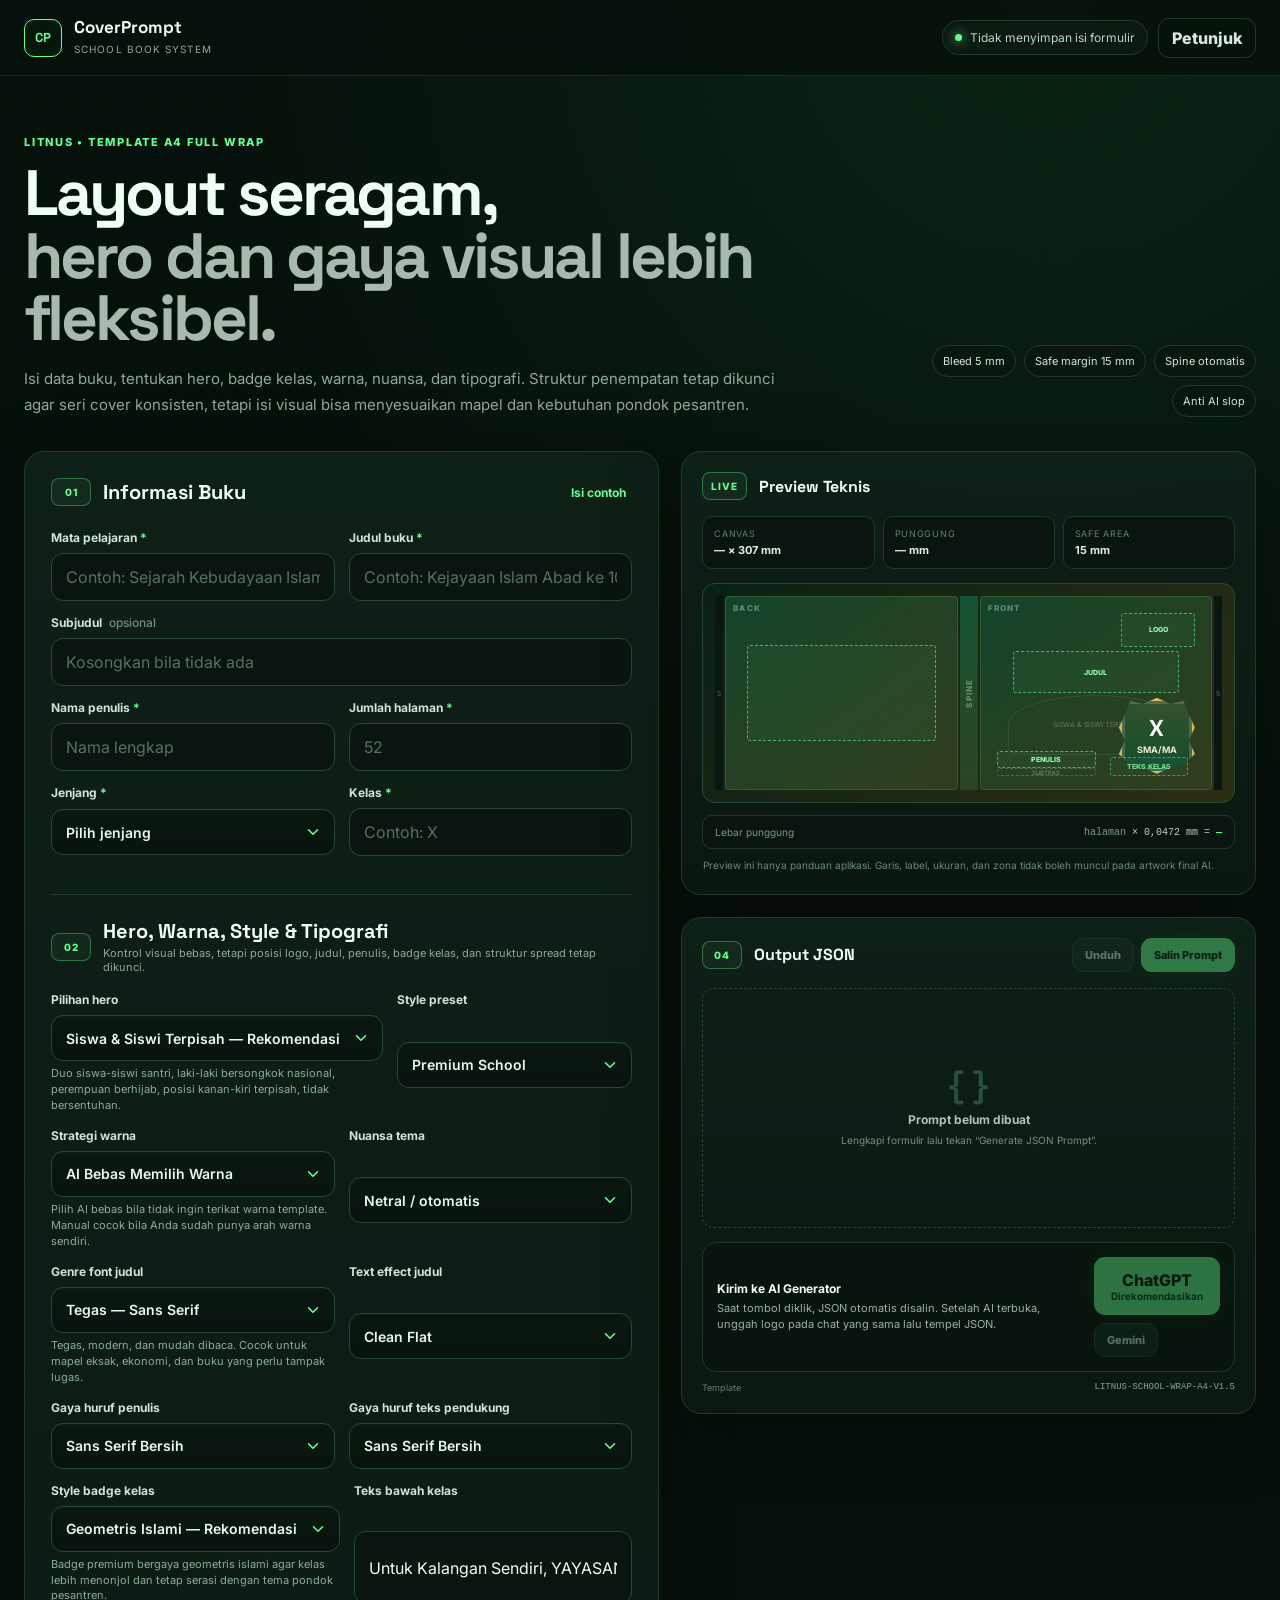
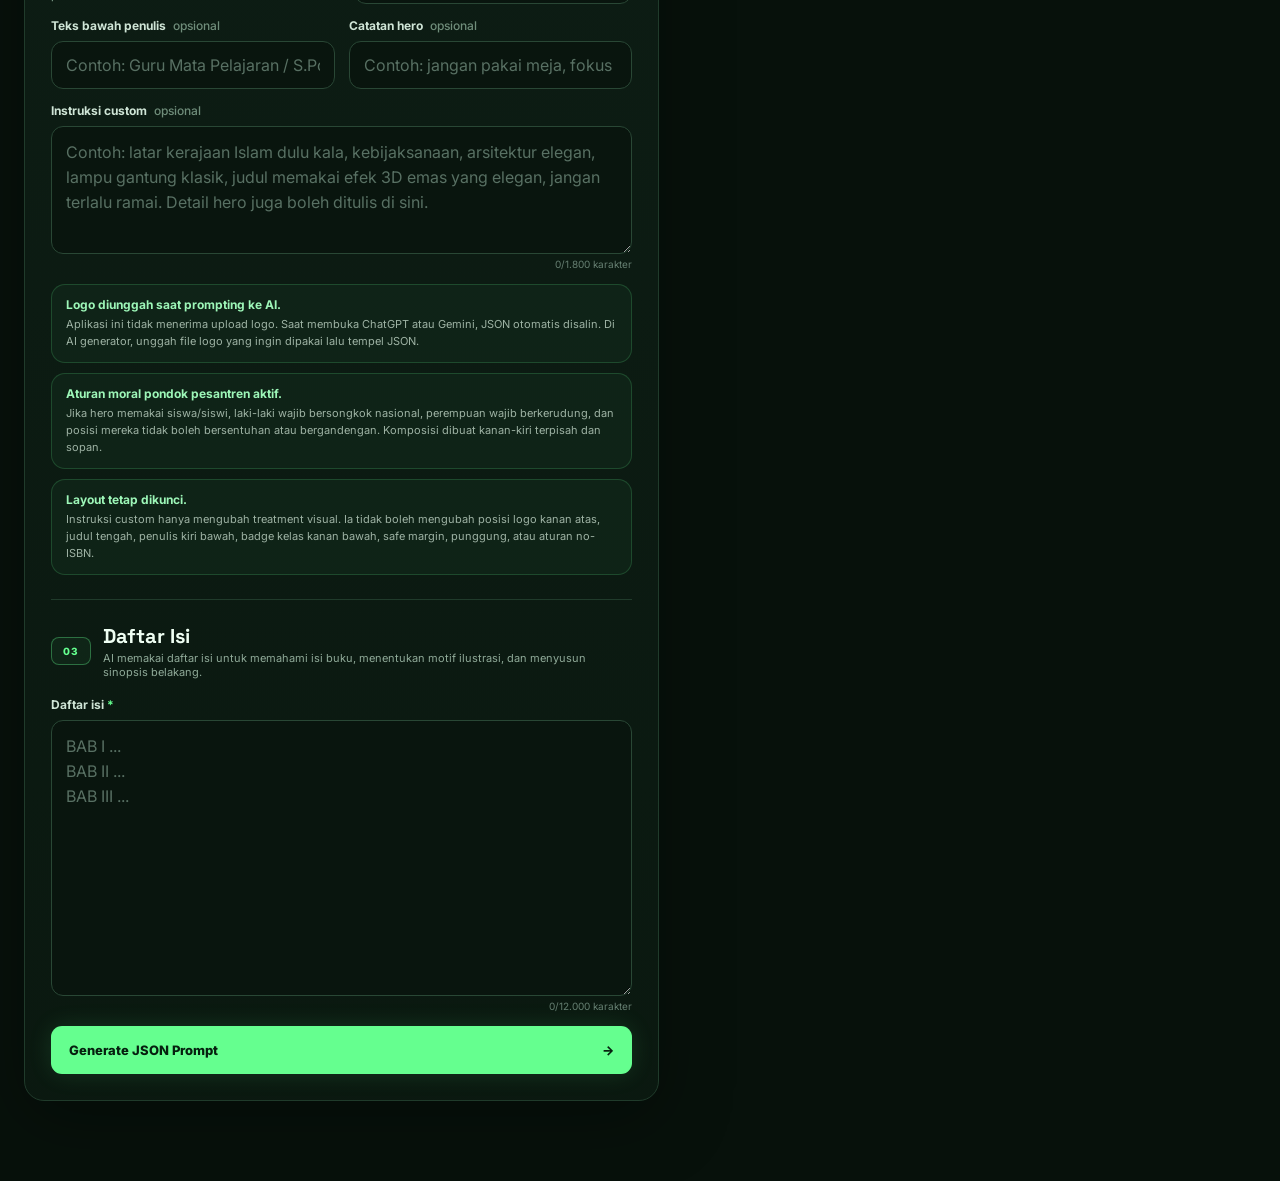
<file: index.html>
<!doctype html>
<html lang="id">
<head>
  <meta charset="utf-8" />
  <meta name="viewport" content="width=device-width, initial-scale=1" />
  <meta name="theme-color" content="#07110b" />
  <meta name="description" content="Generator JSON prompt cover buku sekolah A4 full-wrap yang konsisten, modular, dan siap dipakai di ChatGPT atau Gemini." />
  <title>CoverPrompt — Generator Cover Buku Sekolah</title>
  <link rel="preconnect" href="https://fonts.googleapis.com" />
  <link rel="preconnect" href="https://fonts.gstatic.com" crossorigin />
  <link href="https://fonts.googleapis.com/css2?family=Inter:wght@400;500;600;700;800&family=Space+Grotesk:wght@600;700&display=swap" rel="stylesheet" />
  <link rel="stylesheet" href="/styles.css" />
</head>
<body>
  <div class="bg-grid" aria-hidden="true"></div>
  <header class="topbar">
    <a class="brand" href="#top"><span class="brand-mark">CP</span><span><strong>CoverPrompt</strong><small>School Book System</small></span></a>
    <div class="top-actions">
      <span class="privacy-pill"><span class="dot"></span>Tidak menyimpan isi formulir</span>
      <button class="btn btn-ghost" id="helpBtn" type="button">Petunjuk</button>
    </div>
  </header>

  <main id="top" class="shell">
    <section class="hero-copy">
      <div>
        <span class="eyebrow">LITNUS • TEMPLATE A4 FULL WRAP</span>
        <h1>Layout seragam,<br><span>hero dan gaya visual lebih fleksibel.</span></h1>
        <p>Isi data buku, tentukan hero, badge kelas, warna, nuansa, dan tipografi. Struktur penempatan tetap dikunci agar seri cover konsisten, tetapi isi visual bisa menyesuaikan mapel dan kebutuhan pondok pesantren.</p>
      </div>
      <div class="hero-badges"><span>Bleed 5 mm</span><span>Safe margin 15 mm</span><span>Spine otomatis</span><span>Anti AI slop</span></div>
    </section>

    <div class="workspace">
      <section class="panel form-panel">
        <div class="panel-head"><div><span class="step">01</span><h2>Informasi Buku</h2></div><button class="text-btn" id="sampleBtn" type="button">Isi contoh</button></div>
        <form id="coverForm" novalidate>
          <div class="form-grid two">
            <label class="field"><span>Mata pelajaran <b>*</b></span><input name="subject" id="subject" placeholder="Contoh: Sejarah Kebudayaan Islam" required maxlength="120" /></label>
            <label class="field"><span>Judul buku <b>*</b></span><input name="title" id="title" placeholder="Contoh: Kejayaan Islam Abad ke 10" required maxlength="180" /></label>
          </div>
          <label class="field"><span>Subjudul <em>opsional</em></span><input name="subtitle" id="subtitle" placeholder="Kosongkan bila tidak ada" maxlength="220" /></label>
          <div class="form-grid two">
            <label class="field"><span>Nama penulis <b>*</b></span><input name="author" id="author" placeholder="Nama lengkap" required maxlength="220" /></label>
            <label class="field"><span>Jumlah halaman <b>*</b></span><input name="pages" id="pages" type="number" min="1" max="3000" step="1" placeholder="52" required /></label>
          </div>
          <div class="form-grid two">
            <label class="field"><span>Jenjang <b>*</b></span><div class="select-wrap"><select name="level" id="level" required><option value="">Pilih jenjang</option><option>SD/MI</option><option>SMP/MTs</option><option>SMA/MA</option><option>SMK/MAK</option><option value="Lainnya">Lainnya</option></select></div></label>
            <label class="field"><span>Kelas <b>*</b></span><input name="className" id="className" placeholder="Contoh: X" required maxlength="30" /></label>
          </div>

          <div class="divider"></div>
          <div class="section-title"><span class="step">02</span><div><h3>Hero, Warna, Style & Tipografi</h3><p>Kontrol visual bebas, tetapi posisi logo, judul, penulis, badge kelas, dan struktur spread tetap dikunci.</p></div></div>

          <div class="form-grid two">
            <label class="field"><span>Pilihan hero</span><div class="select-wrap"><select name="heroPreset" id="heroPreset"><option value="students_duo">Siswa & Siswi Terpisah — Rekomendasi</option><option value="student_boy_only">Siswa Laki-Laki Saja</option><option value="student_girl_only">Siswi Perempuan Saja</option><option value="students_plus_objects">Siswa + Objek Materi</option><option value="object_focus">Objek / Aktivitas Materi Utama</option><option value="historical_scene">Tokoh / Adegan Kontekstual Materi</option></select></div><small class="field-help" id="heroHelp">Duo siswa-siswi santri, laki-laki bersongkok nasional, perempuan berhijab, posisi kanan-kiri terpisah, tidak bersentuhan.</small></label>
            <label class="field"><span>Style preset</span><div class="select-wrap"><select name="stylePreset" id="stylePreset"><option value="premium_school">Premium School</option><option value="modern_islamic">Modern Islamic</option><option value="academic_clean">Academic Clean</option><option value="cinematic_education">Cinematic Educational</option><option value="soft_illustrated">Soft Illustrated</option></select></div></label>
          </div>

          <div class="form-grid two">
            <label class="field"><span>Strategi warna</span><div class="select-wrap"><select name="colorMode" id="colorMode"><option value="auto">AI Bebas Memilih Warna</option><option value="manual">Manual Primary + Accent</option></select></div><small class="field-help">Pilih AI bebas bila tidak ingin terikat warna template. Manual cocok bila Anda sudah punya arah warna sendiri.</small></label>
            <label class="field"><span>Nuansa tema</span><div class="select-wrap"><select name="moodPreset" id="moodPreset"><option value="none">Netral / otomatis</option><option value="cinta_indonesia">Cinta Indonesia</option><option value="islami_prestasi">Islami & Prestasi</option><option value="akademik_elegan">Akademik Elegan</option><option value="hangat_asrama">Hangat Asrama</option><option value="sejarah_kejayaan">Sejarah Kejayaan</option></select></div></label>
          </div>

          <div class="form-grid two color-grid" id="colorFields">
            <label class="field"><span>Primary color</span><div class="color-control"><input type="color" id="primaryColor" name="primaryColor" value="#0F5132" /><input type="text" id="primaryHex" value="#0F5132" maxlength="7" aria-label="Primary hex" /></div></label>
            <label class="field"><span>Secondary / accent</span><div class="color-control"><input type="color" id="secondaryColor" name="secondaryColor" value="#D4AF37" /><input type="text" id="secondaryHex" value="#D4AF37" maxlength="7" aria-label="Secondary hex" /></div></label>
          </div>

          <div class="form-grid two">
            <label class="field"><span>Genre font judul</span><div class="select-wrap"><select name="fontGenre" id="fontGenre"><option value="tegas_sans">Tegas — Sans Serif</option><option value="elegan_serif">Elegan — Serif</option><option value="klasik_akademik">Klasik Akademik — Slab/Serif</option><option value="islami_arabic_latin">Islami — Arabic-Inspired Latin</option><option value="modern_premium">Modern Premium — Sans/Modern Serif</option><option value="friendly_rounded">Ramah — Rounded Sans</option><option value="formal_resmi">Formal Resmi — Formal Serif/Sans</option></select></div><small class="field-help" id="fontGenreHelp">Tegas, modern, dan mudah dibaca. Cocok untuk mapel eksak dan ekonomi.</small></label>
            <label class="field"><span>Text effect judul</span><div class="select-wrap"><select name="titleTextEffect" id="titleTextEffect"><option value="clean_flat">Clean Flat</option><option value="soft_emboss">Soft Emboss</option><option value="gold_3d">3D Gold</option><option value="glass_3d">3D Glass</option><option value="bold_outline">Bold Outline</option></select></div></label>
          </div>

          <div class="form-grid two">
            <label class="field"><span>Gaya huruf penulis</span><div class="select-wrap"><select name="authorFontGenre" id="authorFontGenre"><option value="sans_clean">Sans Serif Bersih</option><option value="serif_elegan">Serif Elegan</option><option value="slab_tegas">Slab Serif Tegas</option><option value="humanist_sans">Humanist Sans</option><option value="islami_halus">Islami Halus</option></select></div></label>
            <label class="field"><span>Gaya huruf teks pendukung</span><div class="select-wrap"><select name="supportingFontGenre" id="supportingFontGenre"><option value="sans_clean">Sans Serif Bersih</option><option value="serif_elegan">Serif Elegan</option><option value="slab_tegas">Slab Serif Tegas</option><option value="humanist_sans">Humanist Sans</option><option value="islami_halus">Islami Halus</option></select></div></label>
          </div>

          <div class="form-grid two">
            <label class="field"><span>Style badge kelas</span><div class="select-wrap"><select name="badgeStyle" id="badgeStyle"><option value="geometric_islamic">Geometris Islami — Rekomendasi</option><option value="circle_medallion">Lingkaran Medallion</option><option value="mosque_dome">Kubah Masjid</option><option value="shield_academic">Perisai Akademik</option><option value="star_eight">Bintang Delapan Sisi</option></select></div><small class="field-help" id="badgeHelp">Badge premium bergaya geometris islami agar kelas lebih menonjol dan tetap serasi dengan tema pondok pesantren.</small></label>
            <label class="field"><span>Teks bawah kelas</span><input name="footerText" id="footerText" value="Untuk Kalangan Sendiri, YAYASAN BMCI" maxlength="180" /></label>
          </div>

          <div class="form-grid two">
            <label class="field"><span>Teks bawah penulis <em>opsional</em></span><input name="authorSubtext" id="authorSubtext" placeholder="Contoh: Guru Mata Pelajaran / S.Pd." maxlength="140" /></label>
            <label class="field"><span>Catatan hero <em>opsional</em></span><input name="heroNote" id="heroNote" placeholder="Contoh: jangan pakai meja, fokus membaca kitab / peta / alat praktik" maxlength="220" /></label>
          </div>

          <label class="field"><span>Instruksi custom <em>opsional</em></span><textarea name="customInstruction" id="customInstruction" class="short-textarea" rows="4" maxlength="1800" placeholder="Contoh: latar kerajaan Islam dulu kala, kebijaksanaan, arsitektur elegan, lampu gantung klasik, judul memakai efek 3D emas yang elegan, jangan terlalu ramai. Detail hero juga boleh ditulis di sini."></textarea><small class="counter"><span id="customCount">0</span>/1.800 karakter</small></label>
          <div class="notice"><strong>Logo diunggah saat prompting ke AI.</strong><p>Aplikasi ini tidak menerima upload logo. Saat membuka ChatGPT atau Gemini, JSON otomatis disalin. Di AI generator, unggah file logo yang ingin dipakai lalu tempel JSON.</p></div>
          <div class="notice"><strong>Aturan moral pondok pesantren aktif.</strong><p>Jika hero memakai siswa/siswi, laki-laki wajib bersongkok nasional, perempuan wajib berkerudung, dan posisi mereka tidak boleh bersentuhan atau bergandengan. Komposisi dibuat kanan-kiri terpisah dan sopan.</p></div>
          <div class="notice"><strong>Layout tetap dikunci.</strong><p>Instruksi custom hanya mengubah treatment visual. Ia tidak boleh mengubah posisi logo kanan atas, judul tengah, penulis kiri bawah, badge kelas kanan bawah, safe margin, punggung, atau aturan no-ISBN.</p></div>

          <div class="divider"></div>
          <div class="section-title"><span class="step">03</span><div><h3>Daftar Isi</h3><p>AI memakai daftar isi untuk memahami isi buku, menentukan motif ilustrasi, dan menyusun sinopsis belakang.</p></div></div>
          <label class="field"><span>Daftar isi <b>*</b></span><textarea name="toc" id="toc" rows="10" required maxlength="12000" placeholder="BAB I ...&#10;BAB II ...&#10;BAB III ..."></textarea><small class="counter"><span id="tocCount">0</span>/12.000 karakter</small></label>

          <div id="formError" class="form-error" role="alert" hidden></div>
          <button class="btn btn-primary generate" id="generateBtn" type="submit"><span>Generate JSON Prompt</span><span aria-hidden="true">→</span></button>
        </form>
      </section>

      <aside class="right-column">
        <section class="panel spec-panel">
          <div class="panel-head compact"><div><span class="step">LIVE</span><h2>Preview Teknis</h2></div></div>
          <div class="spec-strip"><div><span>Canvas</span><strong id="canvasSize">— × 307 mm</strong></div><div><span>Punggung</span><strong id="spineSize">— mm</strong></div><div><span>Safe area</span><strong>15 mm</strong></div></div>
          <div class="wrap-preview" id="wrapPreview">
            <div class="bleed-tag">5</div>
            <div class="cover back"><span>BACK</span><div class="safe-box synopsis"></div></div>
            <div class="spine" id="spinePreview"><span>SPINE</span></div>
            <div class="cover front"><span>FRONT</span><div class="safe-box logo-zone">LOGO</div><div class="safe-box title-zone">JUDUL</div><div class="hero-zone" id="heroPreview">HERO</div><div class="safe-box author-zone">PENULIS</div><div class="author-subline">SUBTEKS</div><div class="class-medallion"><b id="classPreview">X</b><small id="levelPreview">SMA/MA</small></div><div class="safe-box footer-zone">TEKS KELAS</div></div>
            <div class="bleed-tag">5</div>
          </div>
          <div class="formula"><span>Lebar punggung</span><code><span id="pagesFormula">halaman</span> × 0,0472 mm = <b id="formulaResult">—</b></code></div>
          <p class="micro-note">Preview ini hanya panduan aplikasi. Garis, label, ukuran, dan zona tidak boleh muncul pada artwork final AI.</p>
        </section>

        <section class="panel output-panel" id="outputPanel">
          <div class="panel-head compact"><div><span class="step">04</span><h2>Output JSON</h2></div><div class="output-actions"><button class="btn btn-soft" id="downloadBtn" type="button" disabled>Unduh</button><button class="btn btn-primary small" id="copyBtn" type="button" disabled>Salin Prompt</button></div></div>
          <div class="empty-output" id="emptyOutput"><span>{ }</span><strong>Prompt belum dibuat</strong><p>Lengkapi formulir lalu tekan “Generate JSON Prompt”.</p></div>
          <pre id="jsonOutput" tabindex="0" hidden></pre>
          <div class="ai-launch-card">
            <div><strong>Kirim ke AI Generator</strong><p>Saat tombol diklik, JSON otomatis disalin. Setelah AI terbuka, unggah logo pada chat yang sama lalu tempel JSON.</p></div>
            <div class="ai-actions"><button class="btn btn-primary" id="chatgptBtn" type="button" disabled>ChatGPT <span>Direkomendasikan</span></button><button class="btn btn-soft" id="geminiBtn" type="button" disabled>Gemini</button></div>
          </div>
          <div class="output-foot"><span>Template</span><code>LITNUS-SCHOOL-WRAP-A4-V1.5</code></div>
        </section>
      </aside>
    </div>
  </main>

  <dialog id="helpDialog" class="help-dialog"><form method="dialog" class="dialog-card"><div class="dialog-head"><div><span class="eyebrow">PETUNJUK SINGKAT</span><h2>Dari data buku ke cover AI</h2></div><button class="icon-btn" value="close">×</button></div><ol class="steps-list"><li><span>1</span><div><strong>Isi informasi buku</strong><p>Masukkan judul, penulis, halaman, jenjang, kelas, dan daftar isi.</p></div></li><li><span>2</span><div><strong>Pilih hero, warna, dan style</strong><p>Tentukan hero, strategi warna, genre font, text effect, style badge kelas, dan nuansa tema.</p></div></li><li><span>3</span><div><strong>Tambahkan detail pendukung</strong><p>Isi teks bawah penulis, teks bawah kelas, catatan hero, dan instruksi custom bila diperlukan.</p></div></li><li><span>4</span><div><strong>Generate JSON</strong><p>Spine, ukuran kanvas, layout lock, sinopsis, dan negative prompt disusun otomatis.</p></div></li><li><span>5</span><div><strong>Buka ChatGPT</strong><p>Klik ChatGPT atau Gemini. JSON otomatis disalin sebelum tab AI dibuka. Logo diunggah langsung pada chat AI.</p></div></li></ol><div class="privacy-box"><strong>Tidak ada database.</strong><p>Aplikasi hanya memproses form secara stateless untuk menyusun prompt.</p></div><button class="btn btn-primary full" value="close">Mengerti</button></form></dialog>
  <div id="toast" class="toast" role="status" aria-live="polite"></div>
  <script src="/app.js" defer></script>
</body>
</html>
</file>
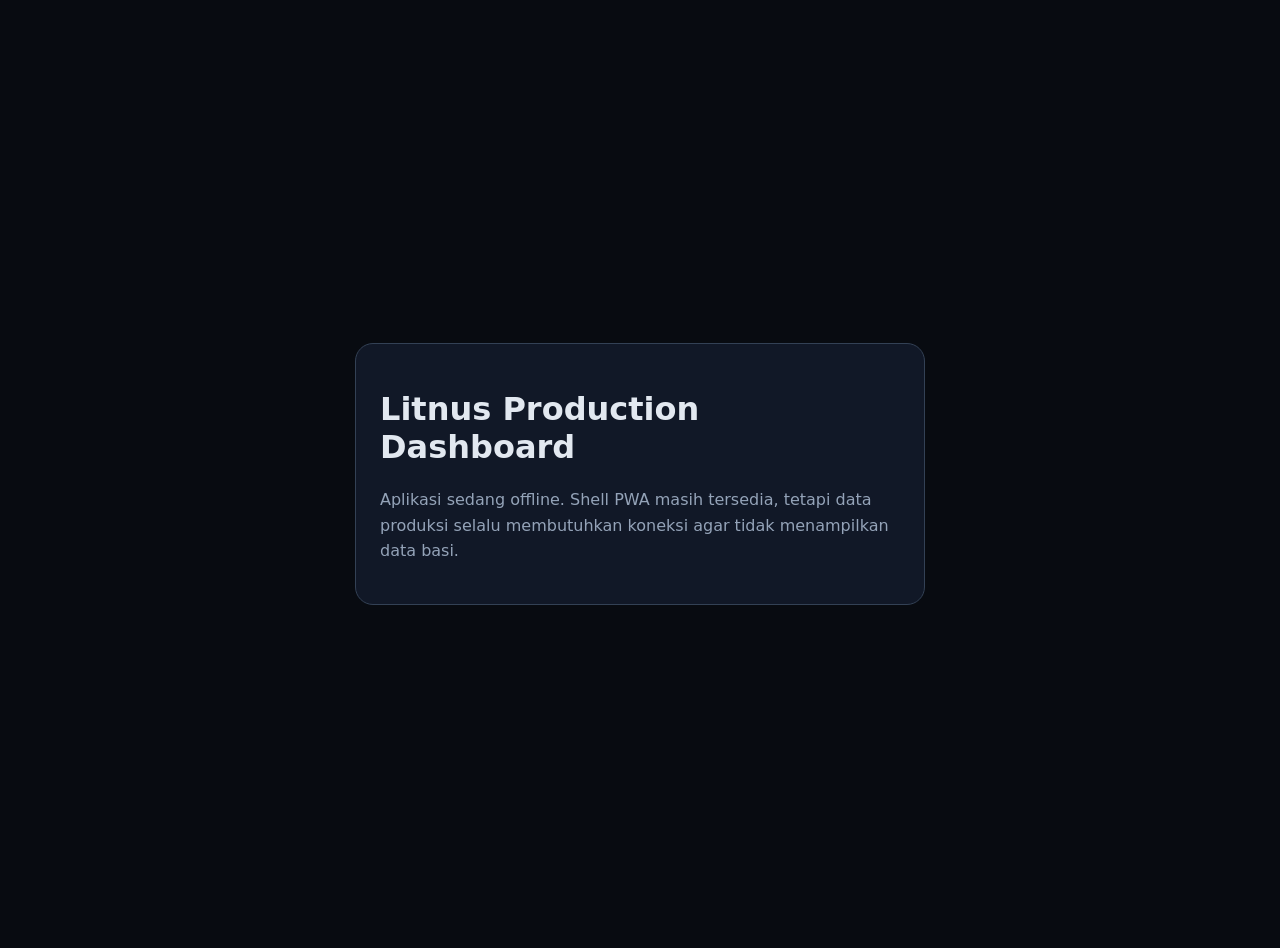
<file: offline.html>
<!doctype html><html lang="id"><head><meta charset="utf-8"><meta name="viewport" content="width=device-width,initial-scale=1"><meta name="theme-color" content="#0f172a"><title>Litnus — Offline</title><style>html,body{margin:0;min-height:100%;background:#080b11;color:#e2e8f0;font-family:system-ui,sans-serif}.wrap{min-height:100vh;display:grid;place-items:center;padding:24px}.card{max-width:520px;border:1px solid #334155;border-radius:18px;background:#111827;padding:24px}.muted{color:#94a3b8;line-height:1.6}</style></head><body><div class="wrap"><div class="card"><h1>Litnus Production Dashboard</h1><p class="muted">Aplikasi sedang offline. Shell PWA masih tersedia, tetapi data produksi selalu membutuhkan koneksi agar tidak menampilkan data basi.</p></div></div></body></html>
</file>
<file: styles.css>
:root{
  --bg:#07110b;--bg2:#0a1710;--panel:#0d1b13;--panel2:#102119;--line:#203b2b;--text:#effff3;--muted:#8faa98;
  --neon:#65ff8f;--neon2:#24e763;--soft:#173023;--danger:#ff7a85;--shadow:0 18px 70px rgba(0,0,0,.34);
  --primary:#0F5132;--secondary:#D4AF37;--select-arrow:url("data:image/svg+xml,%3Csvg xmlns='http://www.w3.org/2000/svg' width='20' height='20' viewBox='0 0 20 20' fill='none'%3E%3Cpath d='M5 7.5L10 12.5L15 7.5' stroke='%2365ff8f' stroke-width='1.8' stroke-linecap='round' stroke-linejoin='round'/%3E%3C/svg%3E");
}
*{box-sizing:border-box}
html{scroll-behavior:smooth}
body{margin:0;background:radial-gradient(circle at 82% 0%,rgba(61,255,120,.08),transparent 28%),var(--bg);color:var(--text);font-family:Inter,system-ui,-apple-system,Segoe UI,sans-serif;min-height:100vh}
.bg-grid{position:fixed;inset:0;pointer-events:none;opacity:.16;background-image:linear-gradient(rgba(101,255,143,.08) 1px,transparent 1px),linear-gradient(90deg,rgba(101,255,143,.08) 1px,transparent 1px);background-size:36px 36px;mask-image:linear-gradient(to bottom,#000,transparent 72%)}
button,input,select,textarea{font:inherit}
.topbar{height:76px;border-bottom:1px solid rgba(101,255,143,.13);display:flex;align-items:center;justify-content:space-between;padding:0 max(24px,calc((100vw - 1440px)/2));position:sticky;top:0;background:rgba(7,17,11,.86);backdrop-filter:blur(16px);z-index:10}
.brand{display:flex;align-items:center;gap:12px;color:var(--text);text-decoration:none}.brand-mark{width:38px;height:38px;border:1px solid var(--neon);display:grid;place-items:center;color:var(--neon);font:700 13px/1 Space Grotesk;border-radius:10px;box-shadow:inset 0 0 22px rgba(101,255,143,.08)}.brand strong{display:block;font:700 17px/1.1 Space Grotesk}.brand small{color:var(--muted);font-size:10px;letter-spacing:.11em;text-transform:uppercase}
.top-actions{display:flex;align-items:center;gap:10px}.privacy-pill{font-size:12px;color:#b9d9c4;display:flex;align-items:center;gap:8px;border:1px solid var(--line);padding:9px 12px;border-radius:999px;background:rgba(13,27,19,.75)}.dot{width:7px;height:7px;border-radius:50%;background:var(--neon);box-shadow:0 0 12px var(--neon)}
.shell{max-width:1440px;margin:0 auto;padding:54px 24px 80px;position:relative}
.hero-copy{display:flex;justify-content:space-between;gap:32px;align-items:flex-end;margin-bottom:34px}.eyebrow{color:var(--neon);font-size:11px;font-weight:800;letter-spacing:.16em}.hero-copy h1{font:700 clamp(36px,5vw,64px)/.98 Space Grotesk;margin:12px 0 16px;letter-spacing:-.045em}.hero-copy h1 span{color:#a8b9ae}.hero-copy p{max-width:760px;color:var(--muted);font-size:15px;line-height:1.7;margin:0}.hero-badges{max-width:360px;display:flex;gap:8px;flex-wrap:wrap;justify-content:flex-end}.hero-badges span{font-size:11px;color:#cce9d5;border:1px solid var(--line);border-radius:999px;padding:8px 10px;background:#0a1710}
.workspace{display:grid;grid-template-columns:minmax(0,1.05fr) minmax(420px,.95fr);gap:22px;align-items:start}.right-column{display:grid;gap:22px;position:sticky;top:98px}
.panel{background:linear-gradient(180deg,rgba(16,33,25,.92),rgba(11,25,17,.94));border:1px solid var(--line);border-radius:20px;box-shadow:var(--shadow);overflow:hidden}.form-panel{padding:26px}.panel-head{display:flex;justify-content:space-between;align-items:center;margin-bottom:24px}.panel-head>div:first-child,.section-title{display:flex;align-items:center;gap:12px}.panel-head h2,.section-title h3{margin:0;font:700 20px/1.2 Space Grotesk}.step{display:inline-grid;place-items:center;min-width:40px;height:28px;padding:0 8px;border:1px solid rgba(101,255,143,.35);border-radius:8px;color:var(--neon);font-size:10px;font-weight:800;letter-spacing:.1em;background:rgba(101,255,143,.05)}.text-btn{border:0;background:transparent;color:var(--neon);cursor:pointer;font-weight:700;font-size:12px}
.form-grid{display:grid;gap:14px}.form-grid.two{grid-template-columns:1fr 1fr}.field{display:grid;gap:8px;margin-bottom:14px}.field>span{font-size:12px;font-weight:700;color:#cfe5d6}.field b{color:var(--neon)}.field em{font-style:normal;color:#6f8d7a;font-weight:500;margin-left:4px}.field input,.field select,.field textarea{width:100%;border:1px solid #294735;background:#09150e;color:var(--text);border-radius:12px;padding:13px 14px;outline:none;transition:.18s}.field textarea{resize:vertical;line-height:1.55;min-height:190px}.short-textarea{min-height:120px!important}.field input:focus,.field select:focus,.field textarea:focus{border-color:var(--neon2);box-shadow:0 0 0 3px rgba(101,255,143,.08)}.field input::placeholder,.field textarea::placeholder{color:#587063}.counter{text-align:right;color:#668072;font-size:10px;margin-top:-4px}.field-help{color:#8dad98;font-size:11px;line-height:1.45;margin-top:-3px}
.select-wrap{position:relative}.select-wrap::after{content:"";position:absolute;top:50%;right:12px;width:20px;height:20px;transform:translateY(-50%);background-image:var(--select-arrow);background-size:20px 20px;background-repeat:no-repeat;pointer-events:none;opacity:.95}.select-wrap select{appearance:none;-webkit-appearance:none;-moz-appearance:none;padding-right:42px;background:#09150e}.select-wrap select::-ms-expand{display:none}
.color-grid .field{margin-bottom:0}.color-control{display:grid;grid-template-columns:52px 1fr;gap:10px}.color-control input[type=color]{padding:4px;height:46px;border-radius:12px;background:#09150e;border:1px solid #294735}.color-control input[type=text]{text-transform:uppercase}.disabled-group{opacity:.46;pointer-events:none;filter:saturate(.6)}
.divider{height:1px;background:var(--line);margin:24px 0}.section-title{margin-bottom:18px}.section-title p{margin:3px 0 0;color:var(--muted);font-size:11px}
.notice{border:1px solid rgba(101,255,143,.18);background:rgba(101,255,143,.04);padding:12px 14px;border-radius:14px;margin:10px 0 0}.notice strong{display:block;color:#9df7b8;font-size:12px;margin-bottom:4px}.notice p{margin:0;color:#9eb3a4;font-size:11px;line-height:1.55}
.btn{border:1px solid transparent;border-radius:11px;cursor:pointer;font-weight:800;transition:.18s}.btn:disabled{opacity:.4;cursor:not-allowed}.btn-primary{background:var(--neon);color:#06200f;padding:12px 16px;box-shadow:0 0 24px rgba(101,255,143,.12)}.btn-primary:hover:not(:disabled){background:#8dffaa;transform:translateY(-1px)}.btn-ghost{background:transparent;color:#d6eadc;border-color:var(--line);padding:9px 13px}.btn-soft{background:#173023;color:#d6f3de;border-color:#2b513a;padding:9px 12px;font-size:11px}.btn.small{padding:9px 12px;font-size:11px}.btn.full{width:100%}.generate{width:100%;display:flex;justify-content:space-between;align-items:center;padding:15px 17px;margin-top:8px;font-size:13px}
.micro-note{font-size:10px;line-height:1.55;color:#708b79;margin:9px 1px 0}.form-error{border:1px solid rgba(255,122,133,.35);background:rgba(255,122,133,.06);color:#ffc2c7;border-radius:12px;padding:11px 13px;font-size:11px;line-height:1.5;margin:8px 0 12px}
.spec-panel,.output-panel{padding:20px}.panel-head.compact{margin-bottom:16px}.panel-head.compact h2{font-size:16px}.spec-strip{display:grid;grid-template-columns:repeat(3,1fr);gap:8px;margin-bottom:14px}.spec-strip>div{padding:11px;background:#09150e;border:1px solid #1d3828;border-radius:10px;display:grid;gap:4px}.spec-strip span{font-size:9px;text-transform:uppercase;letter-spacing:.08em;color:#668072}.spec-strip strong{font-size:11px;color:#ddf3e3}
.wrap-preview{height:220px;border:1px solid #2a4a36;background:linear-gradient(135deg,color-mix(in srgb,var(--primary) 24%, #07110b) 0%, color-mix(in srgb,var(--secondary) 18%, #07110b) 100%);border-radius:13px;padding:12px;display:grid;grid-template-columns:8px 1fr var(--spine,18px) 1fr 8px;gap:2px;position:relative;overflow:hidden}.cover{position:relative;border:1px solid rgba(101,255,143,.16);background:linear-gradient(145deg,color-mix(in srgb,var(--primary) 55%, #153523),color-mix(in srgb,var(--secondary) 18%, #0c2417));border-radius:4px;overflow:hidden}.cover>span,.spine>span{position:absolute;font-size:8px;letter-spacing:.15em;color:rgba(222,255,232,.38);font-weight:800}.cover>span{left:7px;top:6px}.spine{position:relative;background:linear-gradient(180deg,color-mix(in srgb,var(--primary) 78%, #245d39),color-mix(in srgb,var(--secondary) 12%, #123520));min-width:8px}.spine>span{left:50%;top:50%;transform:translate(-50%,-50%) rotate(-90deg);white-space:nowrap}.safe-box{position:absolute;border:1px dashed rgba(101,255,143,.58);background:rgba(101,255,143,.045);color:#8cffaa;font-size:7px;font-weight:800;display:grid;place-items:center;border-radius:3px}.synopsis{left:9%;right:9%;top:25%;bottom:25%}.logo-zone{right:7%;top:8%;width:32%;height:18%}.title-zone{left:14%;right:14%;top:28%;height:22%}.hero-zone{position:absolute;left:12%;right:12%;top:51%;bottom:18%;border:1px solid rgba(255,255,255,.08);border-radius:50% 50% 12% 12%;display:grid;place-items:center;color:rgba(255,255,255,.28);font-size:7px;text-align:center;padding:10px}.author-zone{left:7%;bottom:11%;width:43%;height:9%}.author-subline{position:absolute;left:7%;bottom:7%;width:43%;height:4%;font-size:6px;border:1px dashed rgba(255,255,255,.2);color:rgba(255,255,255,.45);display:grid;place-items:center;border-radius:3px}.footer-zone{right:10%;bottom:7%;width:34%;height:10%;opacity:.8}.class-medallion{position:absolute;right:7%;bottom:8%;width:76px;height:76px;clip-path:polygon(50% 0%,68% 8%,85% 4%,92% 22%,100% 39%,92% 56%,100% 74%,84% 89%,68% 92%,50% 100%,32% 92%,16% 89%,0% 74%,8% 56%,0% 39%,8% 22%,15% 4%,32% 8%);background:linear-gradient(180deg,color-mix(in srgb,var(--secondary) 20%, #0b3b28),color-mix(in srgb,var(--primary) 82%, #0b3b28));border:3px solid color-mix(in srgb,var(--secondary) 88%, #fff);box-shadow:0 12px 30px rgba(0,0,0,.28), inset 0 0 0 3px rgba(255,255,255,.16);display:flex;flex-direction:column;justify-content:center;align-items:center;text-align:center;color:#fff;padding:10px}.class-medallion b{font:800 23px/1 Space Grotesk}.class-medallion small{font-size:9px;font-weight:700;color:#f4ead0;margin-top:4px}.bleed-tag{display:grid;place-items:center;color:#4d6c58;font-size:7px;background:#0a1710}
.formula{margin-top:12px;padding:10px 12px;border-radius:10px;border:1px solid #1c3827;background:#09150e;display:flex;justify-content:space-between;align-items:center;gap:10px}.formula span{font-size:10px;color:#7c9a85}.formula code{font-size:10px;color:#bad2c1}.formula b{color:var(--neon)}
.output-actions{display:flex;gap:7px}.empty-output{min-height:240px;border:1px dashed #284332;border-radius:12px;display:grid;place-items:center;align-content:center;text-align:center;padding:24px;color:#789083}.empty-output>span{font:700 34px/1 Space Grotesk;color:#294f38}.empty-output strong{margin-top:10px;color:#adc6b4;font-size:12px}.empty-output p{margin:6px 0 0;font-size:10px;max-width:260px;line-height:1.5}#jsonOutput{margin:0;max-height:480px;overflow:auto;background:#061009;border:1px solid #1d3828;border-radius:12px;padding:14px;color:#c7f8d2;font:10.5px/1.62 ui-monospace,SFMono-Regular,Menlo,monospace;white-space:pre-wrap;word-break:break-word}
.ai-launch-card{margin-top:14px;border:1px solid #1e3828;background:#08140d;border-radius:14px;padding:14px;display:flex;justify-content:space-between;gap:16px;align-items:center}.ai-launch-card strong{display:block;font-size:12px;margin-bottom:4px}.ai-launch-card p{margin:0;color:#9db1a3;font-size:11px;line-height:1.5}.ai-actions{display:flex;gap:8px;flex-wrap:wrap}.ai-actions .btn span{display:block;font-size:10px;opacity:.8;font-weight:700}
.output-foot{display:flex;justify-content:space-between;margin-top:10px;color:#678071;font-size:9px}.output-foot code{color:#84a98f}
.help-dialog{border:0;padding:0;background:transparent;color:var(--text);width:min(620px,calc(100vw - 28px))}.help-dialog::backdrop{background:rgba(0,0,0,.72);backdrop-filter:blur(5px)}.dialog-card{background:#0b1911;border:1px solid #2b4e38;border-radius:20px;padding:24px;box-shadow:var(--shadow)}.dialog-head{display:flex;justify-content:space-between;gap:20px}.dialog-head h2{font:700 25px/1.2 Space Grotesk;margin:6px 0 0}.icon-btn{border:1px solid var(--line);background:#102119;color:#d5ebdc;width:36px;height:36px;border-radius:10px;cursor:pointer;font-size:21px}.steps-list{list-style:none;margin:22px 0;padding:0;display:grid;gap:10px}.steps-list li{display:flex;gap:12px;border:1px solid #1e3828;background:#08140d;border-radius:12px;padding:12px}.steps-list li>span{width:26px;height:26px;display:grid;place-items:center;border-radius:8px;background:#183522;color:var(--neon);font-weight:800;font-size:11px}.steps-list strong{font-size:12px}.steps-list p{margin:3px 0 0;color:var(--muted);font-size:10px;line-height:1.5}.privacy-box{border:1px solid rgba(101,255,143,.25);background:rgba(101,255,143,.04);padding:12px;border-radius:12px;margin-bottom:14px}.privacy-box strong{font-size:11px;color:var(--neon)}.privacy-box p{margin:4px 0 0;color:#9eb3a4;font-size:10px;line-height:1.5}
.toast{position:fixed;left:50%;bottom:26px;transform:translate(-50%,20px);opacity:0;pointer-events:none;padding:10px 14px;border-radius:10px;background:#dfffe7;color:#092312;font-weight:800;font-size:11px;transition:.22s;z-index:99}.toast.show{opacity:1;transform:translate(-50%,0)}
@media(max-width:1000px){.workspace{grid-template-columns:1fr}.right-column{position:static}.hero-copy{align-items:flex-start;flex-direction:column}.hero-badges{justify-content:flex-start}.privacy-pill{display:none}.ai-launch-card{flex-direction:column;align-items:flex-start}}
@media(max-width:640px){.topbar{height:66px;padding:0 16px}.shell{padding:34px 14px 60px}.hero-copy h1{font-size:38px}.form-panel,.spec-panel,.output-panel{padding:17px}.form-grid.two{grid-template-columns:1fr}.top-actions .btn{padding:8px 10px}.spec-strip{grid-template-columns:1fr}.wrap-preview{height:180px}.panel-head{gap:10px}.output-actions{flex-wrap:wrap;justify-content:flex-end}.class-medallion{width:62px;height:62px}.class-medallion b{font-size:18px}}

[hidden]{display:none!important}
.empty-output[hidden],#jsonOutput[hidden],#colorFields[hidden]{display:none!important}
.select-wrap.has-custom-select::after{display:none!important}
.native-select-proxy{position:absolute!important;left:8px!important;bottom:8px!important;width:1px!important;height:1px!important;opacity:0!important;pointer-events:none!important;overflow:hidden!important;border:0!important;padding:0!important}
.custom-select{position:relative;width:100%;z-index:4}
.custom-select.is-open{z-index:90}
.custom-select-trigger{width:100%;min-height:46px;border:1px solid #294735;background:linear-gradient(180deg,#0a1810,#08130d);color:var(--text);border-radius:12px;padding:12px 42px 12px 14px;display:flex;align-items:center;justify-content:space-between;gap:12px;text-align:left;cursor:pointer;outline:none;transition:.18s;box-shadow:inset 0 1px 0 rgba(255,255,255,.015)}
.custom-select-trigger:hover{border-color:#386349;background:#0b1c13}
.custom-select-trigger:focus-visible,.custom-select.is-open .custom-select-trigger{border-color:var(--neon2);box-shadow:0 0 0 3px rgba(101,255,143,.08),0 12px 30px rgba(0,0,0,.18)}
.custom-select-label{display:block;min-width:0;overflow:hidden;text-overflow:ellipsis;white-space:nowrap;font-size:14px;font-weight:600;color:#e9f9ee}
.custom-select-chevron{position:absolute;right:13px;top:50%;width:18px;height:18px;transform:translateY(-50%);background-image:var(--select-arrow);background-repeat:no-repeat;background-size:18px 18px;transition:transform .18s}
.custom-select.is-open .custom-select-chevron{transform:translateY(-50%) rotate(180deg)}
.custom-select-menu{position:absolute;left:0;right:0;top:calc(100% + 7px);max-height:310px;overflow:auto;padding:6px;background:rgba(7,20,13,.985);border:1px solid #2c5138;border-radius:13px;box-shadow:0 22px 55px rgba(0,0,0,.58),0 0 0 1px rgba(101,255,143,.035);opacity:0;visibility:hidden;transform:translateY(-5px) scale(.99);transform-origin:top;transition:opacity .14s,transform .14s,visibility .14s;backdrop-filter:blur(18px)}
.custom-select.is-open .custom-select-menu{opacity:1;visibility:visible;transform:translateY(0) scale(1)}
.custom-select-option{width:100%;border:0;background:transparent;color:#dceee2;border-radius:9px;padding:10px 11px;display:flex;align-items:center;justify-content:space-between;gap:12px;text-align:left;cursor:pointer;font-size:13px;line-height:1.35;transition:.12s}
.custom-select-option:hover,.custom-select-option:focus-visible{background:#102d1d;color:#fff;outline:none}
.custom-select-option.is-selected{background:linear-gradient(90deg,rgba(101,255,143,.15),rgba(101,255,143,.055));color:var(--neon)}
.custom-select-check{opacity:0;color:var(--neon);font-weight:900}.custom-select-option.is-selected .custom-select-check{opacity:1}
.custom-select-option:disabled{opacity:.35;cursor:not-allowed}
.custom-select-menu::-webkit-scrollbar{width:9px}.custom-select-menu::-webkit-scrollbar-track{background:#08130d;border-radius:999px}.custom-select-menu::-webkit-scrollbar-thumb{background:#245338;border:2px solid #08130d;border-radius:999px}.custom-select-menu::-webkit-scrollbar-thumb:hover{background:#347149}
.output-panel.has-output .empty-output{display:none!important}.output-panel.has-output #jsonOutput{display:block!important}
.form-panel{overflow:visible}
</file>
